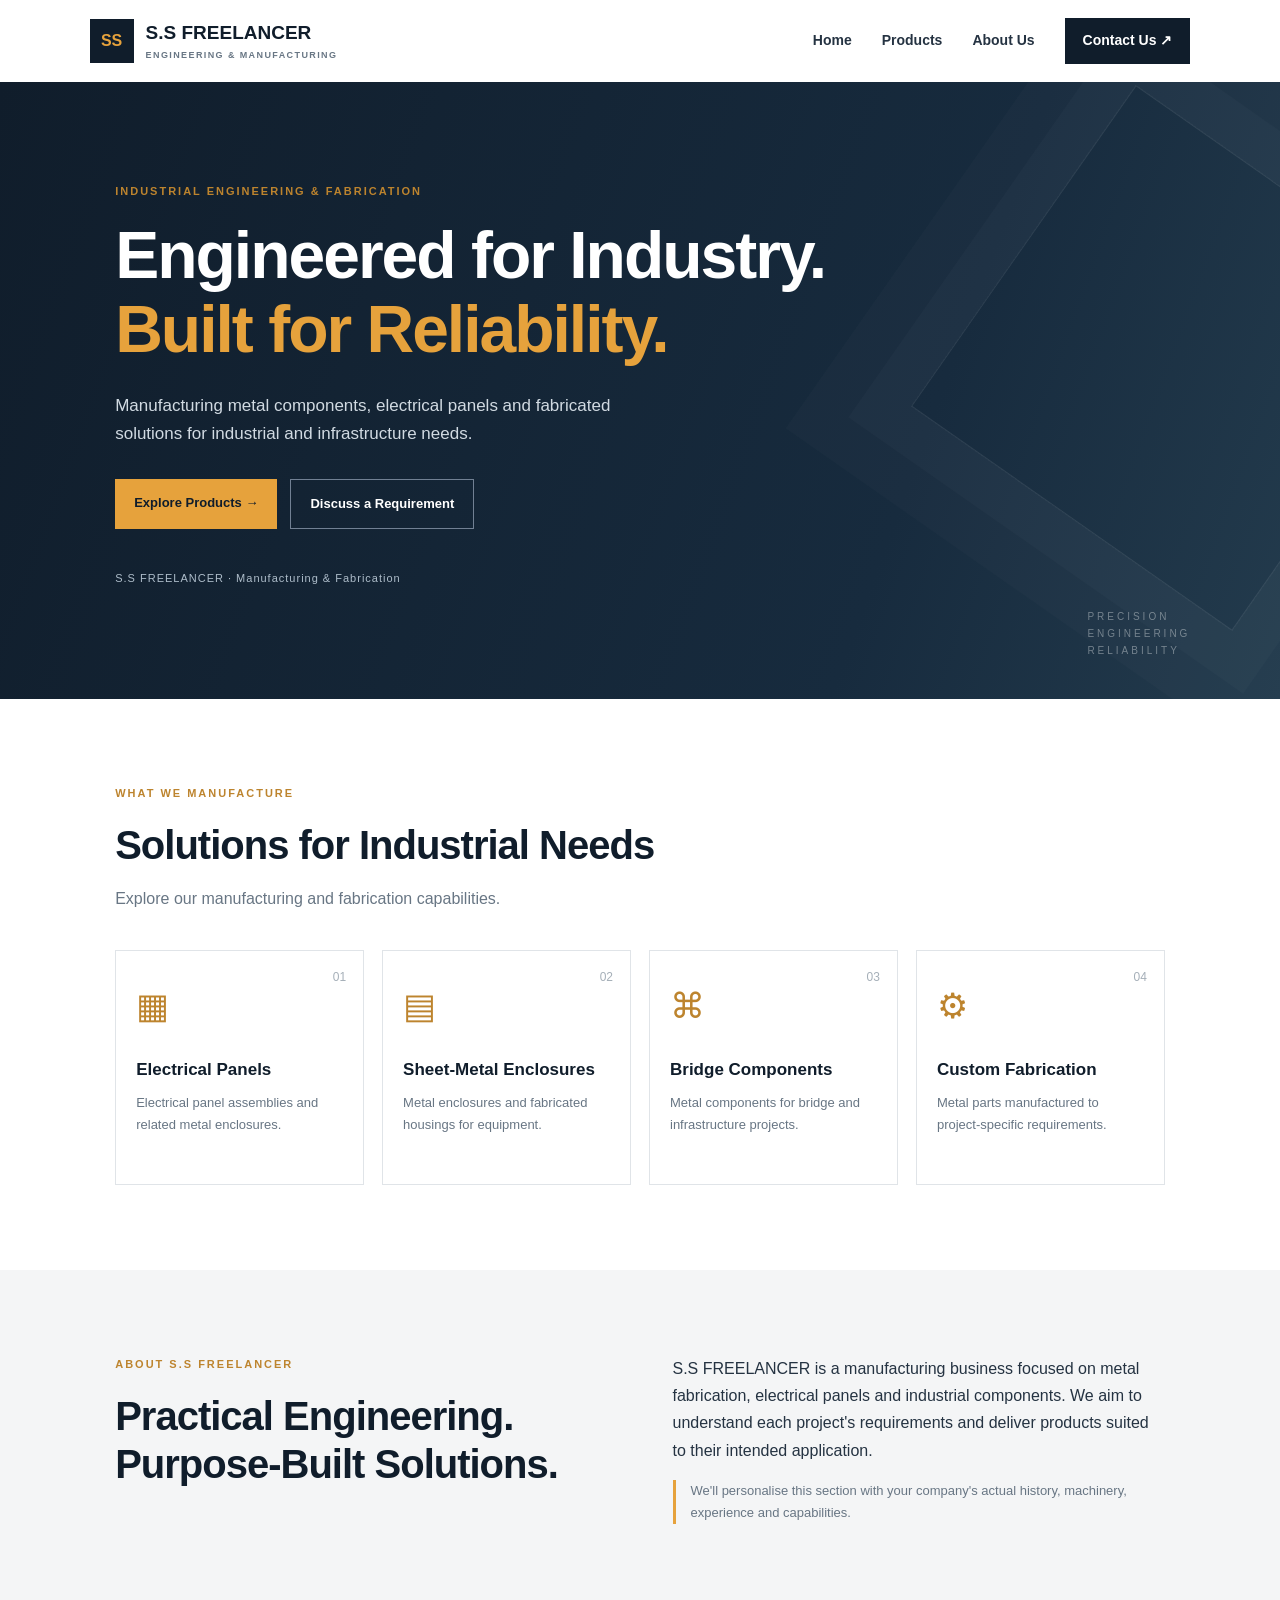
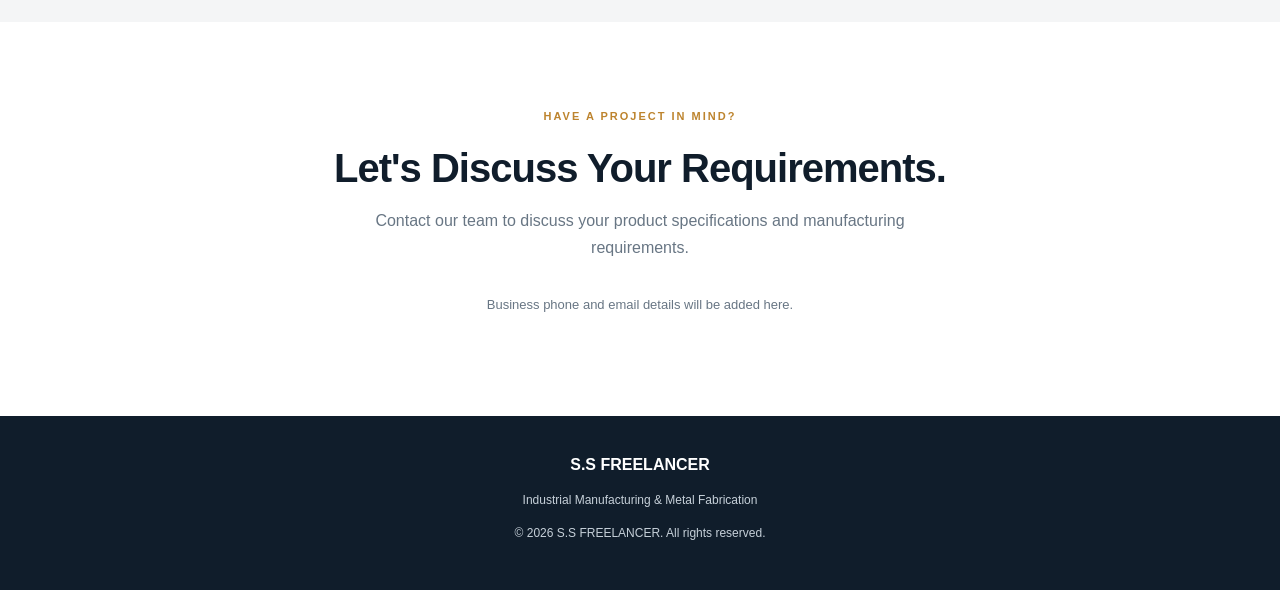
<file: ss-freelancer/index.html>
<!DOCTYPE html>
<html lang="en">
<head>
  <meta charset="UTF-8">
  <meta name="viewport" content="width=device-width, initial-scale=1.0">
  <meta name="theme-color" content="#101d2b">
  <meta name="description" content="S.S FREELANCER manufactures electrical panels, sheet-metal enclosures, fabricated metal parts and industrial components.">
  <title>S.S FREELANCER | Industrial Manufacturing</title>
  <link rel="stylesheet" href="css/style.css">
  <script src="js/main.js" defer></script>
</head>
<body>
  <header class="header">
    <a class="brand" href="#home">
      <span class="brand-mark">SS</span>
      <span>S.S <strong>FREELANCER</strong>
        <small>ENGINEERING & MANUFACTURING</small>
      </span>
    </a>

    <button class="menu-toggle" aria-label="Toggle navigation"
      aria-expanded="false">☰</button>

    <nav class="nav">
      <a href="#home">Home</a>
      <a href="#products">Products</a>
      <a href="#about">About Us</a>
      <a href="#contact" class="nav-cta">Contact Us ↗</a>
    </nav>
  </header>

  <main>
    <section class="hero" id="home">
      <div class="hero-content">
        <p class="eyebrow">INDUSTRIAL ENGINEERING & FABRICATION</p>
        <h1>Engineered for Industry.<br>
          <span>Built for Reliability.</span></h1>
        <p class="hero-text">
          Manufacturing metal components, electrical panels and
          fabricated solutions for industrial and infrastructure needs.
        </p>
        <div class="hero-actions">
          <a href="#products" class="button button-primary">
            Explore Products →
          </a>
          <a href="#contact" class="button button-outline">
            Discuss a Requirement
          </a>
        </div>
        <p class="hero-note">S.S FREELANCER · Manufacturing & Fabrication</p>
      </div>
      <div class="hero-accent" aria-hidden="true">
        <span>PRECISION</span>
        <span>ENGINEERING</span>
        <span>RELIABILITY</span>
      </div>
    </section>

    <section class="section" id="products">
      <div class="section-heading">
        <p class="eyebrow">WHAT WE MANUFACTURE</p>
        <h2>Solutions for Industrial Needs</h2>
        <p>Explore our manufacturing and fabrication capabilities.</p>
      </div>

      <div class="product-grid">
        <article class="product-card">
          <span class="product-number">01</span>
          <div class="product-icon">▦</div>
          <h3>Electrical Panels</h3>
          <p>Electrical panel assemblies and related metal enclosures.</p>
        </article>

        <article class="product-card">
          <span class="product-number">02</span>
          <div class="product-icon">▤</div>
          <h3>Sheet-Metal Enclosures</h3>
          <p>Metal enclosures and fabricated housings for equipment.</p>
        </article>

        <article class="product-card">
          <span class="product-number">03</span>
          <div class="product-icon">⌘</div>
          <h3>Bridge Components</h3>
          <p>Metal components for bridge and infrastructure projects.</p>
        </article>

        <article class="product-card">
          <span class="product-number">04</span>
          <div class="product-icon">⚙</div>
          <h3>Custom Fabrication</h3>
          <p>Metal parts manufactured to project-specific requirements.</p>
        </article>
      </div>
    </section>

    <section class="about section" id="about">
      <div>
        <p class="eyebrow">ABOUT S.S FREELANCER</p>
        <h2>Practical Engineering.<br>Purpose-Built Solutions.</h2>
      </div>
      <div>
        <p>
          S.S FREELANCER is a manufacturing business focused on metal
          fabrication, electrical panels and industrial components.
          We aim to understand each project's requirements and deliver
          products suited to their intended application.
        </p>
        <p class="about-note">
          We'll personalise this section with your company's actual
          history, machinery, experience and capabilities.
        </p>
      </div>
    </section>

    <section class="contact section" id="contact">
      <p class="eyebrow">HAVE A PROJECT IN MIND?</p>
      <h2>Let's Discuss Your Requirements.</h2>
      <p>Contact our team to discuss your product specifications
        and manufacturing requirements.</p>
      <!-- Add your verified business contact details here. -->
      <p class="contact-note">
        Business phone and email details will be added here.
      </p>
    </section>
  </main>

  <footer class="footer">
    <a class="footer-brand" href="#home">S.S FREELANCER</a>
    <p>Industrial Manufacturing & Metal Fabrication</p>
    <p>© <span id="year"></span> S.S FREELANCER. All rights reserved.</p>
  </footer>
</body>
</html>
</file>
<file: ss-freelancer/css/style.css>
:root {
  --navy: #101d2b;
  --navy-light: #1b2d40;
  --accent: #e6a23c;
  --paper: #f4f5f6;
  --white: #ffffff;
  --text: #253342;
  --muted: #687684;
  --line: #e0e4e8;
}

* {
  box-sizing: border-box;
}

html {
  scroll-behavior: smooth;
  scroll-padding-top: 90px;
}

body {
  margin: 0;
  font-family: Inter, "Segoe UI", Arial, sans-serif;
  color: var(--text);
  line-height: 1.7;
}

a {
  color: inherit;
  text-decoration: none;
}

.header {
  min-height: 82px;
  padding: 16px 7%;
  display: flex;
  align-items: center;
  justify-content: space-between;
  gap: 24px;
  background: var(--white);
}

.brand {
  display: flex;
  align-items: center;
  gap: 12px;
  color: var(--navy);
  font-size: 19px;
  font-weight: 800;
  line-height: 1.3;
}

.brand-mark {
  display: grid;
  place-items: center;
  width: 44px;
  height: 44px;
  background: var(--navy);
  color: var(--accent);
  font-size: 16px;
}

.brand small {
  display: block;
  margin-top: 4px;
  color: var(--muted);
  font-size: 9px;
  letter-spacing: 1.4px;
}

.nav {
  display: flex;
  align-items: center;
  gap: 30px;
  font-size: 14px;
  font-weight: 600;
}

.nav a:hover {
  color: #b7791f;
}

.nav .nav-cta {
  padding: 11px 18px;
  background: var(--navy);
  color: white;
}

.menu-toggle {
  display: none;
  border: 0;
  background: none;
  color: var(--navy);
  font-size: 25px;
  cursor: pointer;
}

.hero {
  min-height: 520px;
  padding: 100px 9%;
  position: relative;
  overflow: hidden;
  display: flex;
  align-items: center;
  background:
    linear-gradient(110deg, #101d2b 0%, #172b3e 70%, #233b4d 100%);
  color: white;
}

.hero::after {
  content: "";
  position: absolute;
  width: 390px;
  height: 390px;
  right: -100px;
  top: 80px;
  border: 1px solid #ffffff18;
  transform: rotate(35deg);
  box-shadow: 0 0 0 45px #ffffff05, 0 0 0 90px #ffffff04;
}

.hero-content {
  position: relative;
  z-index: 1;
  max-width: 750px;
}

.eyebrow {
  margin: 0 0 18px;
  color: #bd842e;
  font-size: 11px;
  font-weight: 800;
  letter-spacing: 2px;
}

.hero h1 {
  margin: 0;
  font-size: clamp(38px, 5.5vw, 66px);
  line-height: 1.12;
  letter-spacing: -2px;
}

.hero h1 span {
  color: var(--accent);
}

.hero-text {
  max-width: 560px;
  margin: 25px 0;
  color: #d1dae2;
  font-size: 17px;
}

.hero-actions {
  display: flex;
  flex-wrap: wrap;
  gap: 13px;
  margin-top: 30px;
}

.button {
  display: inline-block;
  padding: 13px 19px;
  font-size: 13px;
  font-weight: 700;
  transition: transform 0.2s, background 0.2s;
}

.button:hover {
  transform: translateY(-2px);
}

.button-primary {
  background: var(--accent);
  color: var(--navy);
}

.button-outline {
  border: 1px solid #718093;
  color: white;
}

.hero-note {
  margin-top: 40px;
  color: #aebdca;
  font-size: 11px;
  letter-spacing: 1px;
}

.hero-accent {
  position: absolute;
  right: 7%;
  bottom: 40px;
  display: flex;
  flex-direction: column;
  color: #ffffff60;
  font-size: 10px;
  letter-spacing: 3px;
}

.section {
  padding: 85px 9%;
}

.section-heading {
  max-width: 650px;
  margin-bottom: 38px;
}

.section h2,
.contact h2 {
  margin: 0 0 14px;
  color: var(--navy);
  font-size: clamp(28px, 3.5vw, 40px);
  line-height: 1.2;
  letter-spacing: -1px;
}

.section-heading > p:last-child {
  color: var(--muted);
}

.product-grid {
  display: grid;
  grid-template-columns: repeat(4, minmax(0, 1fr));
  gap: 18px;
}

.product-card {
  position: relative;
  min-height: 235px;
  padding: 25px 20px;
  border: 1px solid var(--line);
  background: white;
  transition: transform 0.2s, border-color 0.2s;
}

.product-card:hover {
  transform: translateY(-4px);
  border-color: var(--accent);
}

.product-number {
  position: absolute;
  top: 16px;
  right: 17px;
  color: #a5afb8;
  font-size: 12px;
}

.product-icon {
  margin-bottom: 23px;
  color: #bd842e;
  font-size: 35px;
}

.product-card h3 {
  margin: 0 0 10px;
  color: var(--navy);
  font-size: 17px;
  line-height: 1.4;
}

.product-card p {
  margin: 0;
  color: var(--muted);
  font-size: 13px;
}

.about {
  display: grid;
  grid-template-columns: 1fr 1fr;
  gap: 65px;
  background: var(--paper);
}

.about p {
  margin-top: 0;
}

.about-note {
  padding-left: 15px;
  border-left: 3px solid var(--accent);
  color: var(--muted);
  font-size: 13px;
}

.contact {
  text-align: center;
  background: white;
}

.contact > p:not(.eyebrow) {
  max-width: 620px;
  margin: 15px auto;
  color: var(--muted);
}

.contact-note {
  padding-top: 18px;
  font-size: 13px;
}

.footer {
  padding: 35px 7%;
  background: var(--navy);
  color: #c6d0d9;
  text-align: center;
  font-size: 12px;
}

.footer-brand {
  color: white;
  font-size: 16px;
  font-weight: 800;
}

@media (max-width: 900px) {
  .product-grid {
    grid-template-columns: repeat(2, minmax(0, 1fr));
  }

  .hero-accent {
    display: none;
  }

  .about {
    gap: 30px;
  }
}

@media (max-width: 650px) {
  .header {
    position: relative;
    padding: 14px 5%;
  }

  .menu-toggle {
    display: block;
  }

  .nav {
    display: none;
    position: absolute;
    top: 100%;
    left: 0;
    right: 0;
    z-index: 5;
    padding: 20px 5%;
    background: white;
    flex-direction: column;
    align-items: stretch;
    gap: 18px;
    box-shadow: 0 12px 18px #101d2b12;
  }

  .nav.open {
    display: flex;
  }

  .hero {
    min-height: 480px;
    padding: 75px 6%;
  }

  .hero h1 {
    letter-spacing: -1px;
  }

  .hero-text {
    font-size: 15px;
  }

  .section {
    padding: 65px 6%;
  }

  .product-grid {
    gap: 12px;
  }

  .product-card {
    padding: 20px 14px;
  }

  .product-card h3 {
    font-size: 15px;
  }

  .about {
    grid-template-columns: 1fr;
    gap: 15px;
  }
}

@media (prefers-reduced-motion: reduce) {
  html {
    scroll-behavior: auto;
  }

  *,
  *::before,
  *::after {
    transition: none !important;
  }
}
</file>
